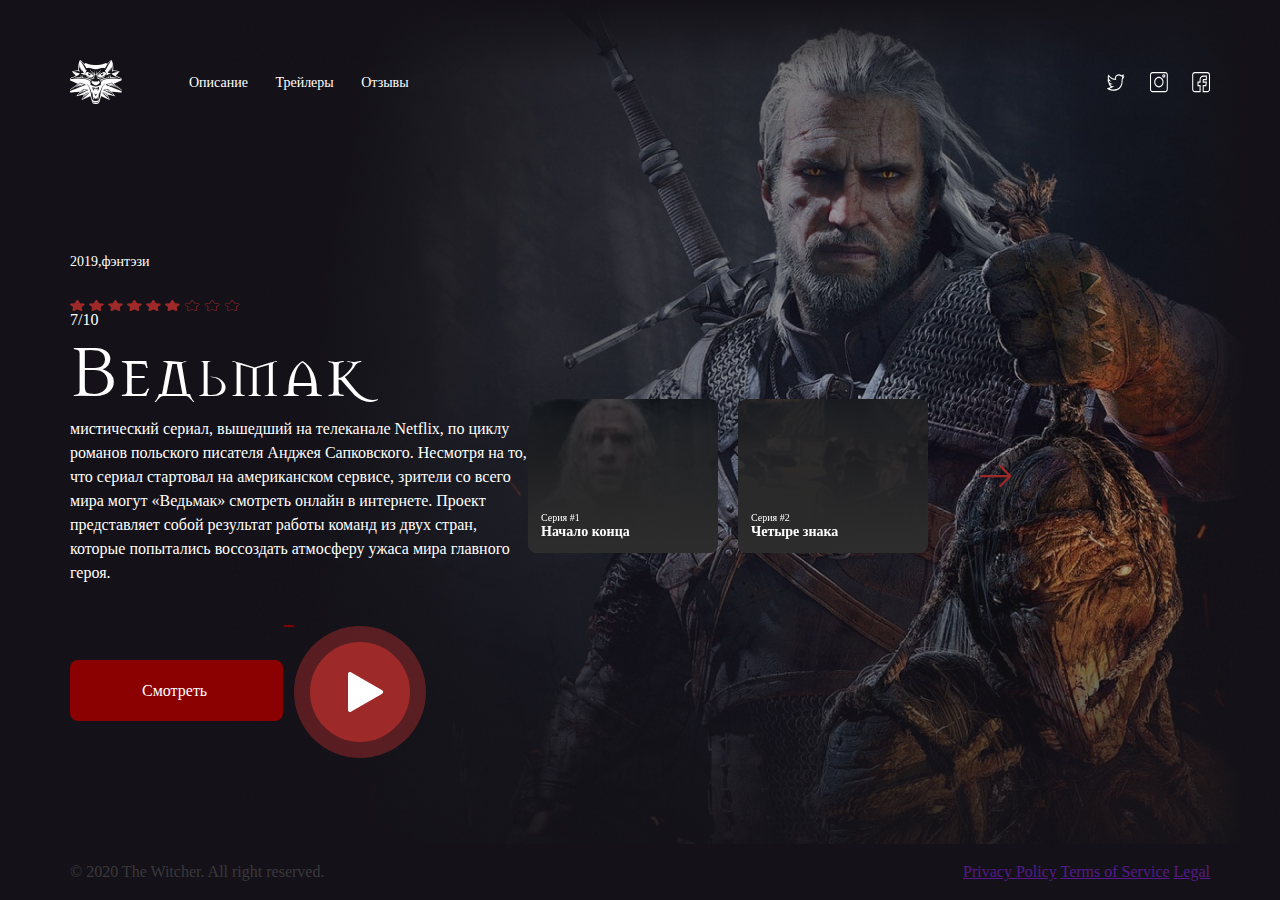
<file: witcher tv show/index.html>
<!DOCTYPE html>
<html lang="ru" >
<head>
	<title>Witcher</title>
	<meta charset="utf-8">
	<meta name="viewport" content="with=device-width, initial-scale=1.0"> 
	<link rel="stylesheet" href="style2.css">
	<link rel="styleshhet" href="jquery.fancybox.min.css" >
	<link rel="stylesheet" href="swiper.min.css" >
	<link rel="stylesheet" href="reset.css" >


</head>

<body>

<header> <div class="container"> 
	<div class="header">
		<img src="image/logo.png" alt="witcher logo" class="logo"> 
	
		<nav class="menu-list" >
	   
			<a href="#" class="menu-link">Описание </a>
			<a href="#" class="menu-link">Трейлеры  </a>
			<a href="#" class="menu-link">Отзывы </a>

		</nav>
      
       <div class="social">

		<a href="#" class="social-link"  ><img src="image/social/twitter.svg"> </a>
		<a href="#" class="social-link"  > <img src="image/social/instagram.svg"></a>
		<a href="#" class="social-link"   ><img src="image/social/facebook.svg"> </a>
	   </div>
	</div>
  <div class="menu-button">  </div>

</div>
	<!-- /.container --> </header>	

<main> 
<div class="container">
	 <div class="main-content">
		 <div class="content">
             <span class="genre">2019,фэнтэзи</span>
			<div class="rating"></div>
			<div class="rating-stars">
				 <img src="image/star.svg" alt="" class="star">
				 <img src="image/star.svg" alt="" class="star">
				 <img src="image/star.svg" alt="" class="star">
				 <img src="image/star.svg" alt="" class="star">
				 <img src="image/star.svg" alt="" class="star">
				 <img src="image/star.svg" alt="" class="star">
				 <img src="image/star2.svg" alt="" class="star">
				 <img src="image/star2.svg" alt="" class="star">
				 <img src="image/star2.svg" alt="" class="star">


			</div>
			<div class="rating_number">7/10</div>

			 <h1 class="main-title">Ведьмак</h1>
			 <p class="main-description">
				мистический сериал, вышедший на телеканале Netflix, по циклу романов польского писателя Анджея Сапковского. 
				Несмотря на то, что сериал стартовал на американском сервисе, 
				зрители со всего мира могут «Ведьмак» смотреть онлайн в интернете.
				Проект представляет собой результат работы команд из двух стран, которые попытались 
				воссоздать атмосферу ужаса мира главного героя.

			 </p>
			 
                <a data-fancybox href ="https://www.youtube.com" class="button"> Cмотреть </a>       
				<button class="play">
               <img src="image/play-button.svg" class="play2" >
			 </button>

		 </div>
	 
	    <div class="series">

			<div class="swiper-container">
  
				<div class="swiper-wrapper">
				  
					<div class="swiper-slide"><div class="card series-1">		
						<span class="card-subtitle">Серия #1 </span>
						<h2 class="card-title">Начало конца </h2>
					</div>
					
				</div>
					<div class="swiper-slide">
						<div class="card series-2">
							<span class="card-subtitle">Серия #2</span>
							<h2 class="card-title">Четыре знака</h2>
						</div>
					</div>
					<div class="swiper-slide">
						<div class="card series-2">
							<span class="card-subtitle">Серия #3</span>
							<h2 class="card-title">Четыре знака</h2>
						</div>
			   
					</div>
					...
				</div>
			 
			
			  
			   
			  
			</div> 
			<div class="arrow"></div>	

		</div>

		 
 
	 

</div>	

</main>

<footer class="footer"> 
   <div class="container">
	
	<div class="footer-content">
		<div class="left">
           <span class="copyright"> © 2020 The Witcher. All right reserved. </span>
		</div>
		<div class="right">
		 <nav class="footer-menu"> 
			 <a href="">Privacy Policy</a>
			 <a href=""> Terms of Service</a>
			 <a href="">Legal </a>
		 </nav>	
			
		</div>
	</div>
   
   </div>

</footer>

<script src="jquery-3.4.1.min.js"></script>
<script src="js/jquery.fancybox.min.js" ></script>
<script src="js/swiper.min.js" > </script>
<script src="js/main.js"></script>



</body>
</html>
</file>
<file: witcher tv show/style2.css>
@font-face {
    font-family: 'MasonChronicles';
    src: url('image/fonts/MasonChronicles.woff') format('woff'),
     url('image/fonts/MasonChronicles.woff2') format('woff2');
    font-weight: normal;
    font-style: normal;
  }
  
  

body{
    background-color: #141218;
    font-family: 'Roboto' , sans-serif;
    font-style: normal;
    font-weight: normal;
    color: #ffffff;
    min-height: 100vh;
    display: flex;
    flex-direction: column;
    justify-content: space-between;
    margin: auto;
    background-image:url('image/background.jpg') ;
    background-repeat:no-repeat ;
    background-position: top right;
}

.header{
    display: flex;
    align-items: center;
    justify-content: space-between;
    padding-top: 60px;
    margin-bottom: 90px;
}
.container {
   
    width: 95%;
    max-width: 1140px;
    margin: auto;

}
.menu-list {
    margin-right: auto;
    margin-left: 67px;
}
.menu-link {
    font-size: 14px;
    line-height: 16px;;
    color: #ffffff;
    text-decoration:none ;
    margin-right: 24px;
}
.social-link{
    margin-left: 20px;
    text-decoration:none ;

}

.genre {
    font-size: 14px;
    line-height: 16px;
    margin-bottom: 16px;
    display: block;
}
.rating {
    display: flex;
    margin-bottom:10px ;
} 
.rating-number {
    font-size: 12px;
    line-height: 16px; 
    margin-left: 9px;
}
.main-title{
   
    font-family: 'MasonChronicles' ,serif;
    font-size: 76px;
    line-height: 89px;
    
    color: #FFFFFF;
}

.main-content{
    display: flex;
    align-items: center;
    margin-bottom: 85px;
}
.main-description {
    max-width: 458px;
    line-height: 150%;
    margin-bottom: 40px;
  
}
.button {
    display: iline-block;
    background-color: darkred;
    border-radius: 8px;
    color :#fff;
    border:none;
    padding: 22px  72px;
    
   text-decoration: none;
}

.play
{
    background-color: darkred;
    width: 1px;
    height: 1px;
    border-radius:50%;
    border: none;
    position: relative;
    margin: auto;
}
.play::before{
    content: '';
   
    background-color :darkred;
    opacity: 0,5 ;
    position: absolute;
    border-radius: 50%;
    left: -16px;
    top:-16px;
  }
.play2 {
    position: relative;
    transform: translateX(5px);
}
/*slider */
.series {
    display: flex;
    align-items: center;
    position: relative;
}
.card {
     width: 164px;
     height: 128px;
     top:128px ;
     left: 141px;
  
     border-radius :8px ;
     display: flex;
     flex-direction: column;
     justify-content: flex-end;
     padding: 13px;
     margin-right: 30px;
     

 }
 .card-subtitle{
     font-size: 10px;
     line-height: 12px;
 }
.card-title{
    font-weight: bold;
    font-size: 14px;
    line-height: 16px;

}
.series-1 {
    background: linear-gradient(180deg, rgba(20,18,24,0.5) 0%,#2D2D2D 100% ) , url('image/card-image.png');
 
    background-repeat: no-repeat ;
    background-size:cover ;
    background-position:center,center ;
}
.series-2 {
    background: linear-gradient(180deg, rgba(20,18,24,0.5) 0%,#2D2D2D 100% ) ,url('image/card-image\ \(1\).png') ;
  
    background-repeat: no-repeat ;
    background-size:cover ;
    background-position:center,center ;
}
.arrow {
    width: 32px;
    height: 23px;
    border: none;
    background-image: url('image/arrow.svg' );
    background-repeat: no-repeat ;
    background-position: center;
    background-color: transparent;
    position: relative;
    top : 50%;
    right: -32px;

}

.swiper-container {
    max-width: 420px;
}

/* footer */
.footer {
    background-color: #141218;
    padding: 20px 0;
  
}
.footer-content {
    display: flex;
    align-items: center;
    justify-content: space-between;
}

.footer-link{
    text-decoration: none;
    color: #3A383D;
     
}
.copyright {
    color: #3A383D;
}

/*Responsive */

@media(max-width: 760px) {
    .play {
        display: none;
    }
    .footer-content {
        flex-direction: column;
        align-items: flex-start;
    }
    .copyright {
        display: block;
        margin-bottom: 8px;
    }
}
@media (max-width:540px)
{
    .menu-button {
        display: block;
        position: absolute;
        right: 35px;
        top:40px;
        width: 30px;
        height: 2px;
        background-color: #fff;
        border:none;

    }

    .menu-button::before {
        content: '';
        display: block;
        position: absolute;
        right: 35px;
        top:40px;
        left: 0;
        width: 30px;
        height: 2px;
        background-color: #fff;
        border:none;
        margin-top: -7px;
        transition: transform 0.2s;
    }
    
    .menu-button::after {
        content: '';
        display: block;
        position: absolute;
        right: 35px;
        top:40px;
        left: 0;
        width: 30px;
        height: 2px;
        background-color: #fff;
        border:none;
        margin-top: 7px;
        transition: transform 0.2s;
    }

    .header {
        position: absolute;
        right: 0;
        top:0;
        background-color: red;
        flex-direction: column;
        align-items: center;
    }
    .menu-list{
        margin:auto;

    }
    .social {
        order: 1;
        margin-bottom: 22px;
    }
    .menu-link{
        margin-right: 0;
        margin-top: 17px;
    }
    .social-link:first-child {
        margin-left: ;
    }
    
}
</file>
